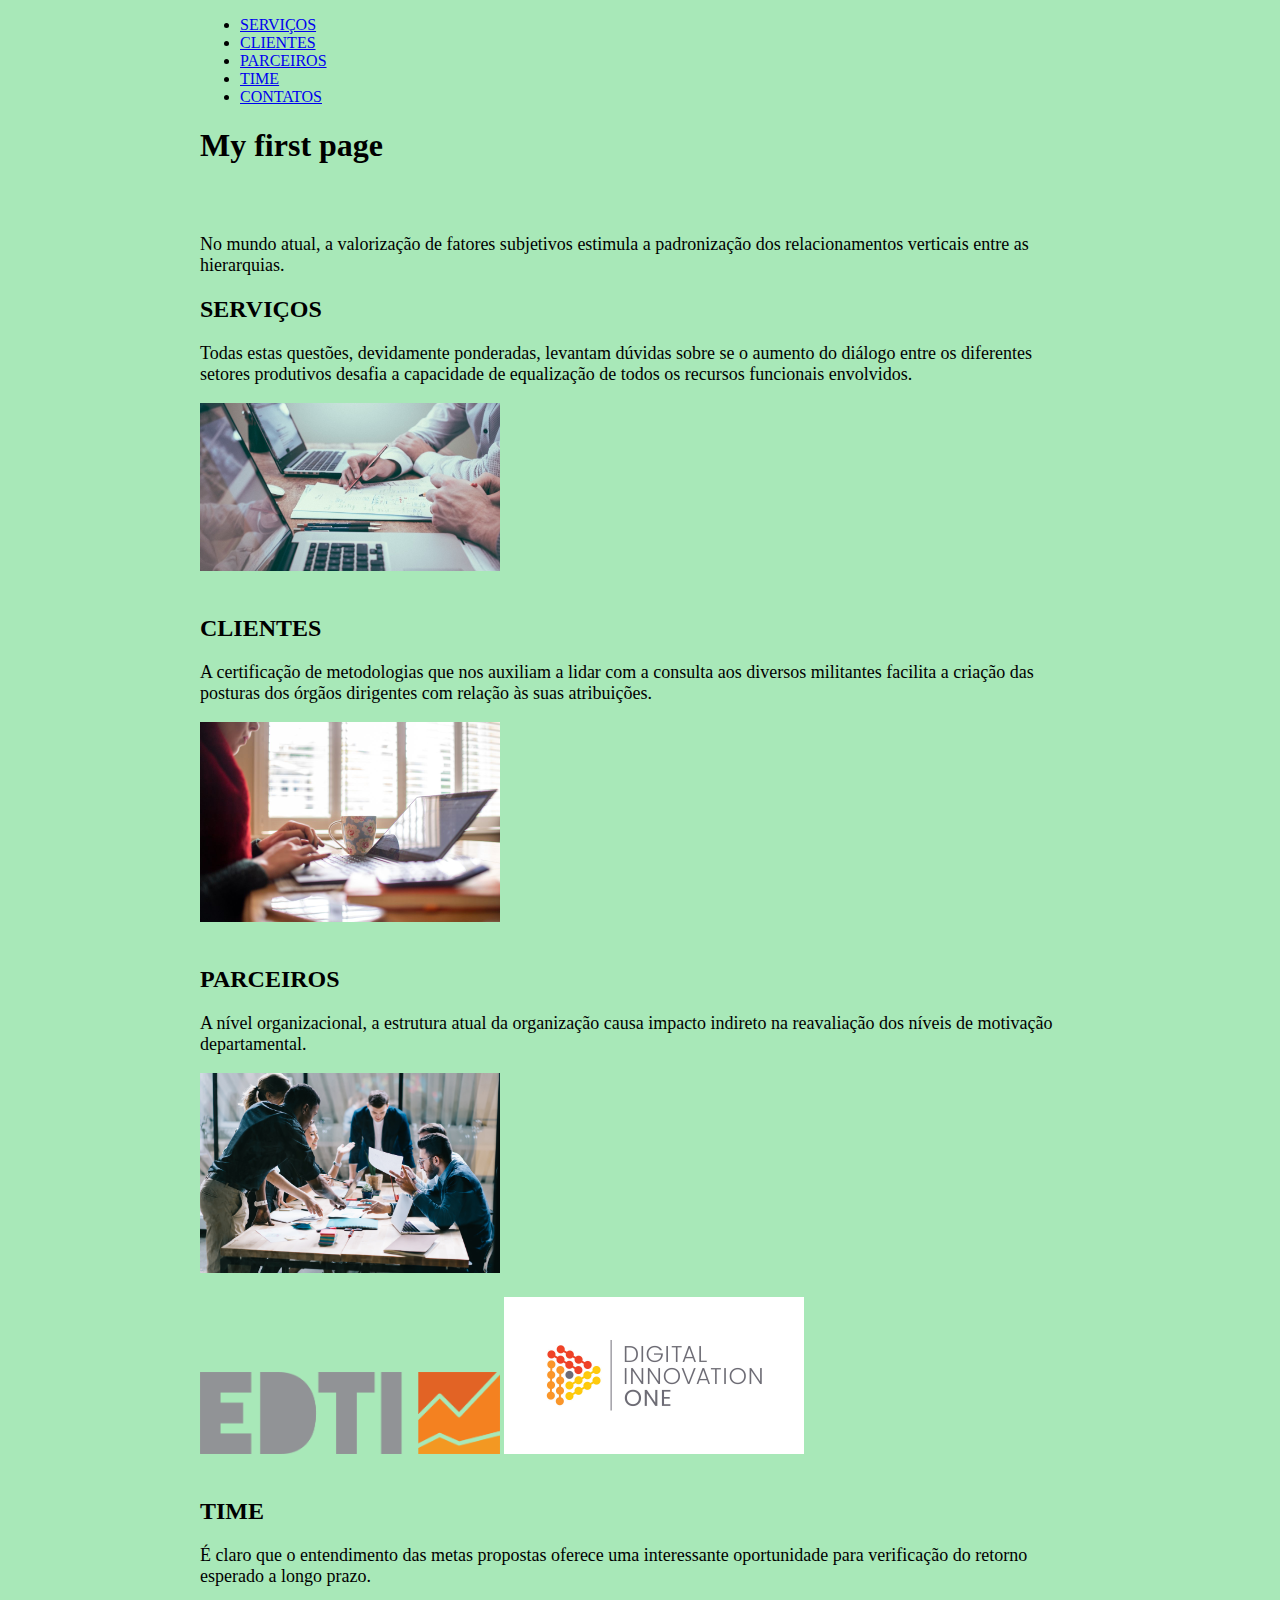
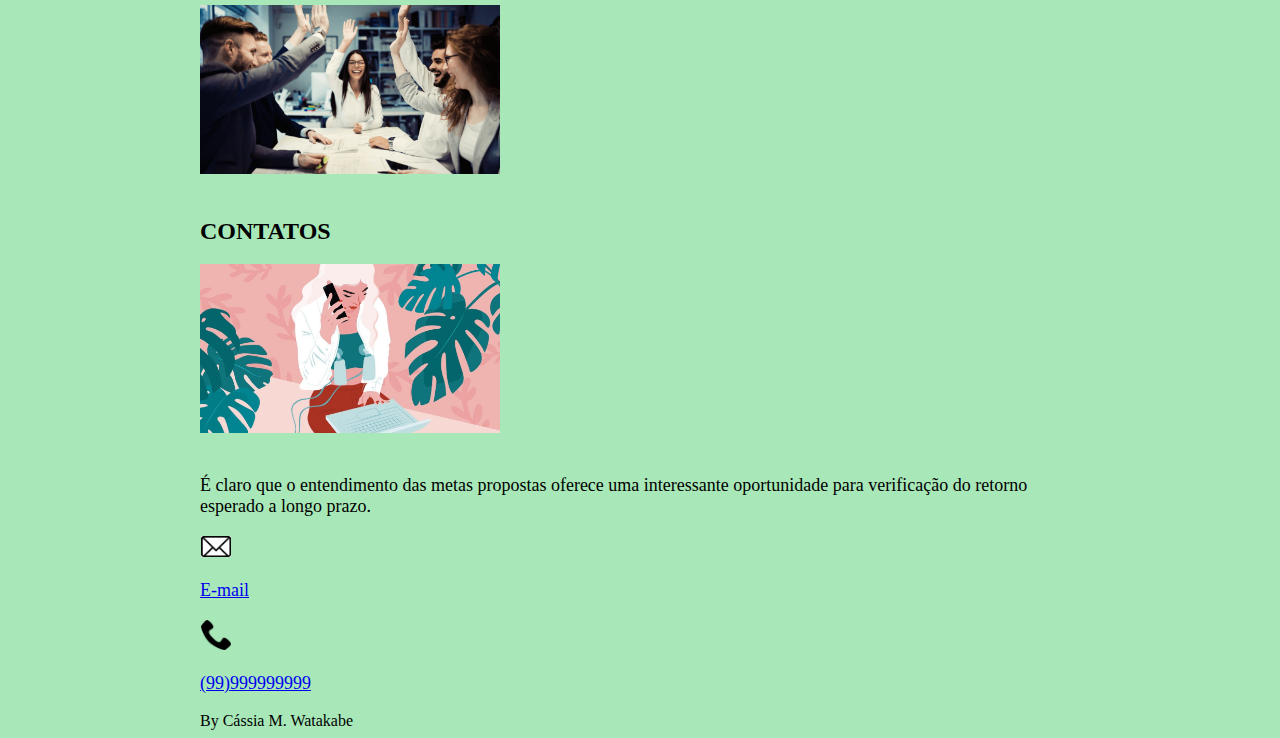
<file: AULAS_HTML_CSS3/index.html>
<!DOCTYPE html>
<html lang="pt-br">
  <head>
    <meta charset="utf-8">
    <title>My Page</title>
    <link rel="stylesheet" href="css/style.css">
  </head>
  <body>
    <nav>
      <ul>
        <li><a href="#SERVIÇOS">SERVIÇOS</a></li>
        <li><a href="#CLIENTES">CLIENTES</a></li>
        <li><a href="#PARCEIROS">PARCEIROS</a></li>
        <li><a href="#TIME">TIME</a></li>
        <li><a href="#CONTATOS">CONTATOS</a></li>
      </ul>
    </nav>
    <h1>My first page</h1>
      <header>
        <p>No mundo atual, a valorização de fatores subjetivos estimula a padronização dos relacionamentos verticais entre as hierarquias.
        </p>
    </header>
      <section id="SERVIÇOS">
        <h2>SERVIÇOS</h2>
          <p>Todas estas questões, devidamente ponderadas, levantam dúvidas sobre se o aumento do diálogo entre os diferentes setores produtivos desafia a capacidade de equalização de todos os recursos funcionais envolvidos.</p>
            <div class="img">
              <img src="img/servicos.jpg" alt="servicos" class="img_padrao" />
            </div>
      </section>

      <section id="CLIENTES">
        <h2>CLIENTES</h2>
          <p>A certificação de metodologias que nos auxiliam a lidar com a consulta aos diversos militantes facilita a criação das posturas dos órgãos dirigentes com relação às suas atribuições.</p>
            <div class="img">
              <img src="img/clientes.jpg" alt="clientes" class="img_padrao" />
            </div>
      </section>

      <section id="PARCEIROS">
        <h2>PARCEIROS</h2>
          <p>A nível organizacional, a estrutura atual da organização causa impacto indireto na reavaliação dos níveis de motivação departamental.</p>
            <div class="img">
              <img src="img/parceiros.jpg" alt="parceiros" class="img_padrao" /><br>
              <a href="https://ead2.escolaedti.com.br/" target="_blank"><img src="img/edti.png" width="400" alt="EDTI" class="img_padrao" /></a>
              <a href="https://web.digitalinnovation.one/" target="_blank"><img src="img/digital.jpg" width="400" alt="Digital Innovation One" class="img_padrao" /></a>
            </div>
      </section>

      <section id="TIME">
        <h2>TIME</h2>
          <p>É claro que o entendimento das metas propostas oferece uma interessante oportunidade para verificação do retorno esperado a longo prazo.</p>
            <div class="img">
              <img src="img/time.png" alt="time" class="img_padrao" />
            </div>
      </section>

      <section id="CONTATOS">
        <h2>CONTATOS</h2>
        <div class="img">
            <img src="img/contato.jpg" alt="contato" class="img_padrao" />
        </div>
          <p>É claro que o entendimento das metas propostas oferece uma interessante oportunidade para verificação do retorno esperado a longo prazo.</p>
        <div class="Email">
            <img src="img\carta.png" width="30" alt="carta" class="img_logo" />
            <p><a href="mailto:joe@example.com?subject=feedback">E-mail</a></p>
        </div>

        <div class="telefone">
              <img src="img/telefone.png" alt="telefone"class="img_logo" />
              <p><a href="tel:99999999999">(99)999999999</a></p>
        </div>
      </section>

      <footer>
      By Cássia M. Watakabe
      </footer>
    </body>
</html>
</file>
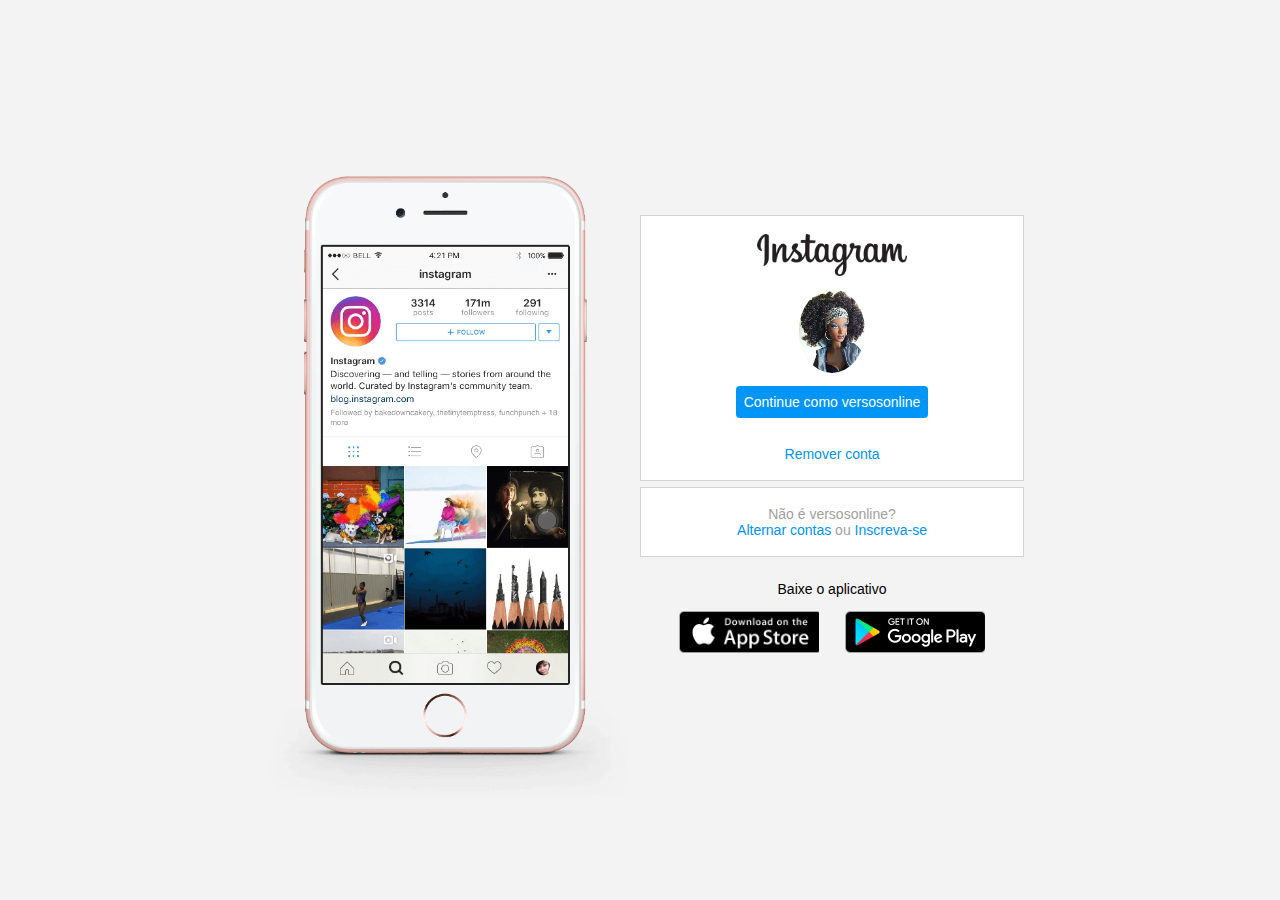
<file: PROJETO_Recriando_Pagina_Instagram/index.html>
<!DOCTYPE html>
<html lang="en">
<head>
    <meta charset="UTF-8">
    <meta name="viewport" content="width=device-width, initial-scale=1.0">
    <link rel="stylesheet" href="style.css">
    <title>Instagram</title>
</head>
<body>
    <div class="instagram-wrapper">
        <div class="instagram-phone">
            <img src="./img/instagram-celular.png" alt="celular">
        </div>
        <div class="instagram-continue">
            <div class="group">
                <img src="./img/instagram-logo.png" class="instagram-logo" alt="instagram logo">
                <div class="profile-photo">
                    <img src="./img/perfil-instagram.jpg" alt="foto de perfil">
                </div>
                <a href="#" class="instagram-login">Continue como versosonline</a>
                <a href="#" class="instagram-logout">Remover conta</a>
            </div>
            <div class="group">
                <p class="not-account">Não é versosonline?</p>
                <p class="not-account">
                    <span class="link-blue">Alternar contas</span>
                    ou
                    <span class="link-blue">Inscreva-se</span>
                </p>
            </div>
            <div class="get-the-app">
                <p class="get-app">Baixe o aplicativo</p>
                <div class="download">
                    <a href="#" class="app-download"></a>
                    <a href="#" class="app-download"></a>
                </div>
            </div>

        </div>
    </div>

</body>
</html>
</file>
<file: AULAS_HTML_CSS3/css/style.css>
body{
  background: rgba(62,205,98,.45);
  margin-left: 200px;
  margin-right: 200px;
}

header{
  margin-top: 70px;
}

h1{
  color: rgba(#1D123B,1);
  font-family: fantasy;
}

h2{
  font-family: fantasy;
}

p{
  font-family: inherit;
  font-size: 18px
}

.img_padrao{
  margin-bottom: 20px;
  width: 300px;
}

.img_logo{
  margin: 1px;
  width: 30px;
}
</file>
<file: PROJETO_Recriando_Pagina_Instagram/style.css>
* {
    padding: 0;
    margin: 0;
    box-sizing: border-box;
    text-decoration: none;
    font-family: sans-serif;
    font-size: 14px;
}

body {
    width: 100%;
    min-height: 100vh;
    background-color: rgb(243, 243, 243);
    margin: 0;
    padding: 0;
    display: flex;
    justify-content: center;
}

.instagram-wrapper {
    display: flex;
    align-items: center;
    justify-content: start;
    width: 60%;
    height: 100vh;
}

.instagram-phone {
    display: flex;
    align-items: center;
    justify-content: center;
    width: 50%;
}

.instagram-phone img {
    height: 50rem;
}

.instagram-continue {
    display: flex;
    align-items: center; /* horizontal */
    justify-content: space-around; /* vertical */
    flex-direction: column;
    width: 50%;
    min-height: 34rem;
}

.group {
    display: flex;
    justify-content: space-between;
    align-items: center;
    flex-direction: column;
    background-color: #ffffff;
    width: 100%;
    padding: 1.3rem 0;
    border: 1px solid lightgray;
}

.group:nth-child(1) {
    min-height: 19rem;
}

.instagram-logo {
    height: 3rem;
}

.profile-photo {
    display: flex;
    justify-content: center;
    align-items: center;
    border-radius: 50%;
    overflow: hidden;
}

.profile-photo img {
    height: 6rem;
}

.instagram-login {
    background-color: #0095f6;
    color: #ffffff;
    padding: 8px;
    border-radius: 4px;
}

.instagram-logout {
    color: #0095f6;
    margin-top: 1rem;
}

.not-account {
    color: rgb(160, 160, 160);
}

.link-blue {
    color: #0095f6;
}

.get-the-app {
    display: flex;
    flex-direction: column;
    align-items: center;
    justify-content: center;
    width: 100%;
    padding: 1.3rem 0;
}

.download {
    display: flex;
    width: 100%;
    justify-content: space-evenly;
    align-items: center;
    padding: 1rem;
}

.app-download {
    height: 3rem;
    width: 10rem;
    background-size: cover;
}

.app-download:nth-child(1) {
    background-image: url('./img/apple-button.png');
}

.app-download:nth-child(2) {
    background-image: url('./img/googleplay-button.png');
}

/* media queries */


@media (max-width: 1024px) {
    .instagram-wrapper {
        width: 90%;
    }
}

@media (max-width: 650px) {
    body {
        background-color: #ffffff;
    }

    .instagram-wrapper {
        width: 90%;
    }

    .instagram-phone {
        display: none;
    }

    .instagram-continue {
        width: 100%;
    }
    
    .group {
        border: 1px solid transparent;
    }
}
</file>
